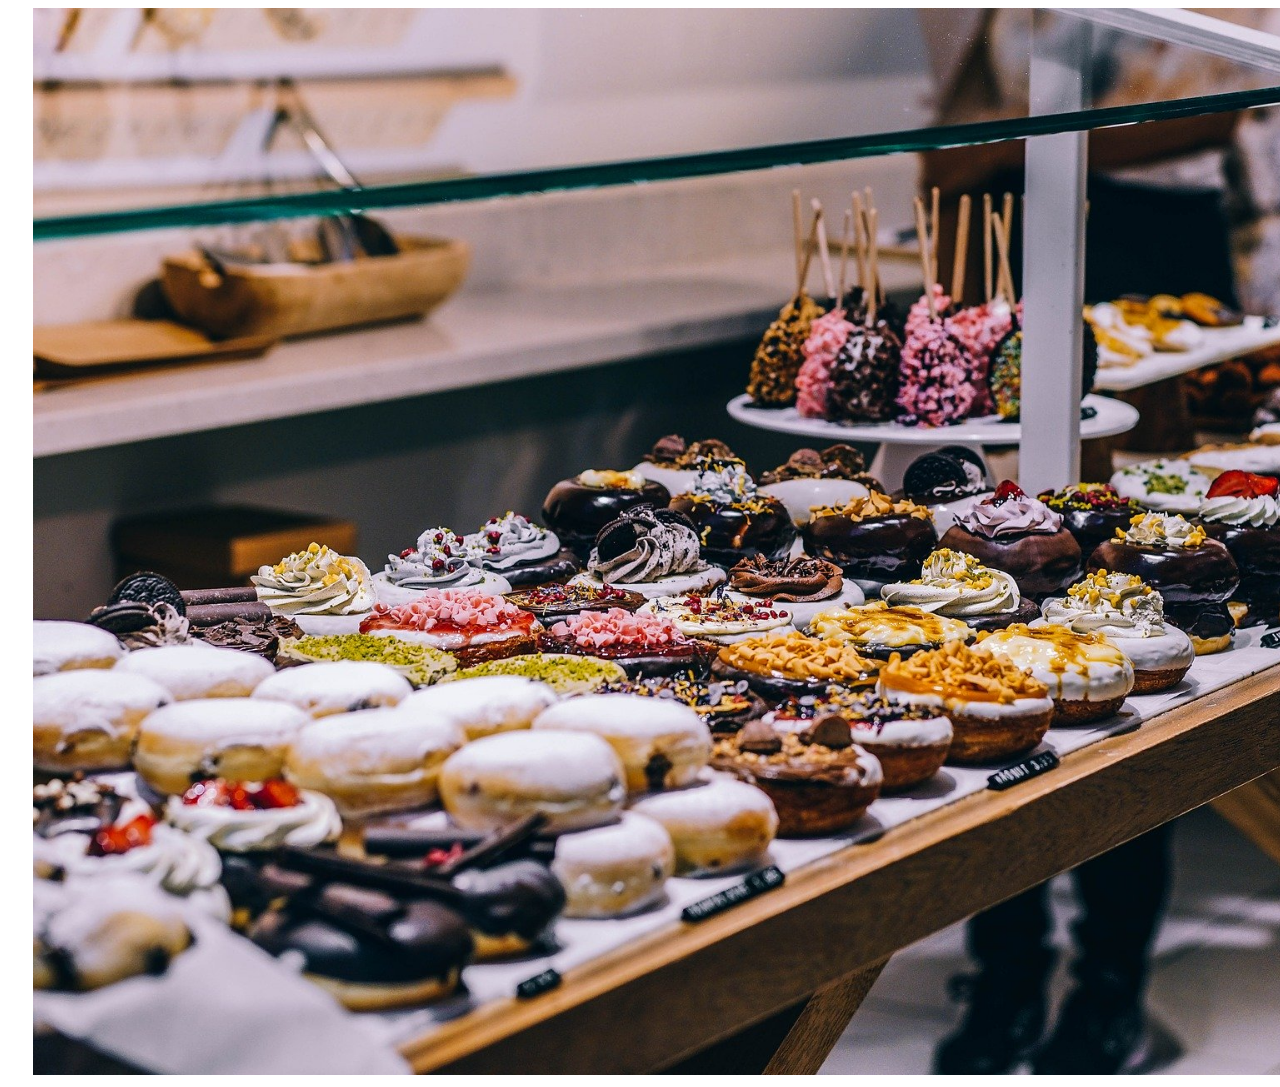
<file: images.html>
<!DOCTYPE html>
<html lang="en">
<head>
    <meta charset="UTF-8">
    <meta name="viewport" content="width=device-width, initial-scale=1.0">
    <title>Document</title>
</head>
<body>
    
    <img name = 'slide' width="1600" style="margin-left: 25px;">


    <script src = "imagesscript.js"></script>

</body>
</html>
</file>
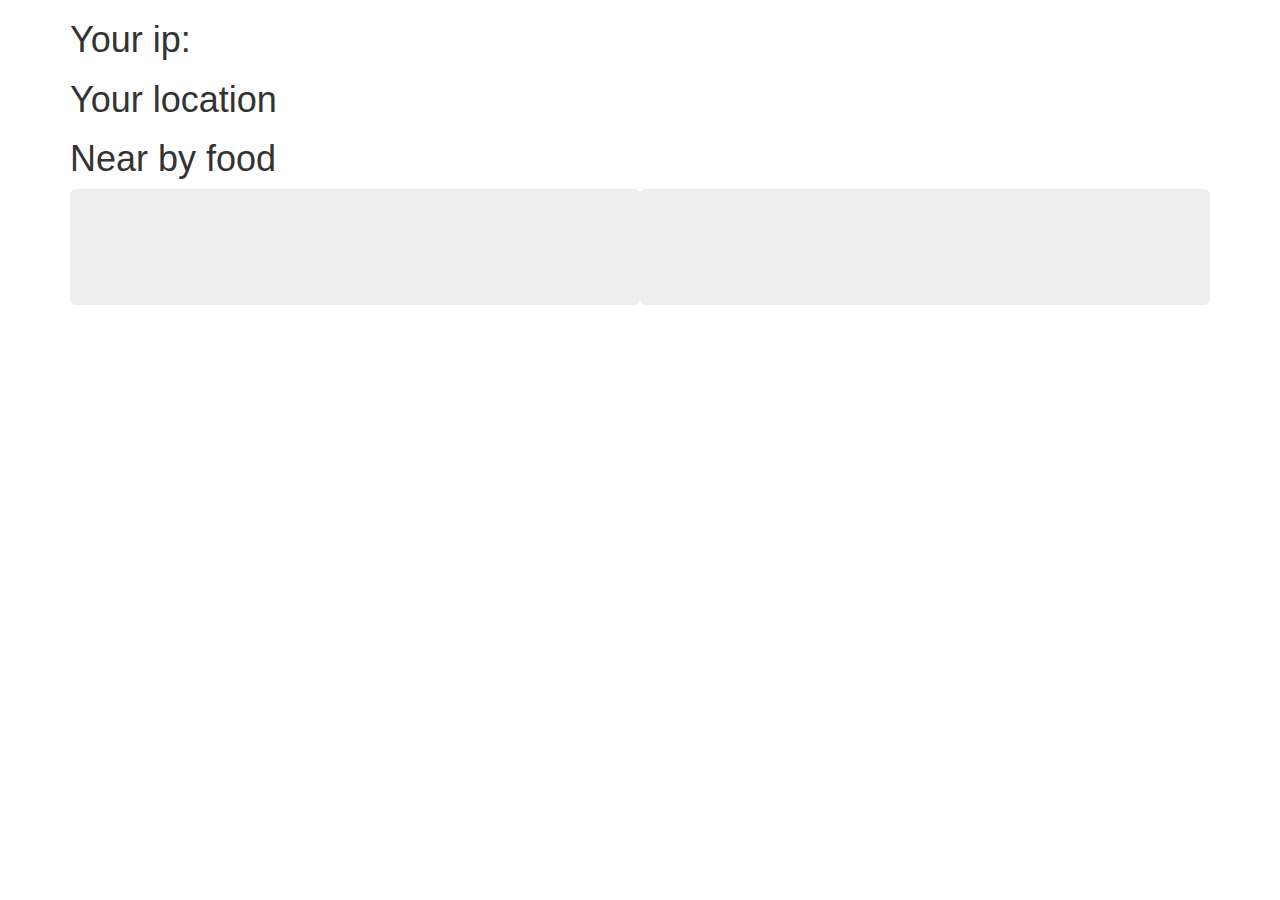
<file: tindex.html>
<!DOCTYPE html>

<head>
    <title>Testing Page</title>
    <link rel="stylesheet" href="https://maxcdn.bootstrapcdn.com/bootstrap/3.3.7/css/bootstrap.min.css" integrity="sha384-BVYiiSIFeK1dGmJRAkycuHAHRg32OmUcww7on3RYdg4Va+PmSTsz/K68vbdEjh4u" crossorigin="anonymous">
</head>

<body>
    <div class="container">
        <div>
            <h1>Your ip: </h1>
            <h4 id="iptxt"></h4>


            <h1>Your location</h1>
            <h4 id="localtxt"></h4>

            <h1>Near by food</h1>
            <h4 id=food></h4>


            <div class="jumbotron jumbotron-fluid col-md-6 p-3" id="res1"">
                <h2 id="name1"></h2>
            </div>

            <div></div>

            <div class="jumbotron jumbotron-fluid col-md-6 p-3" id="res2"">
                <h2 id="name2"></h2>
            </div>
        
        </div>
    </div>
        <script src="https://code.jquery.com/jquery-3.4.1.min.js"></script>
       
</body>
</file>
